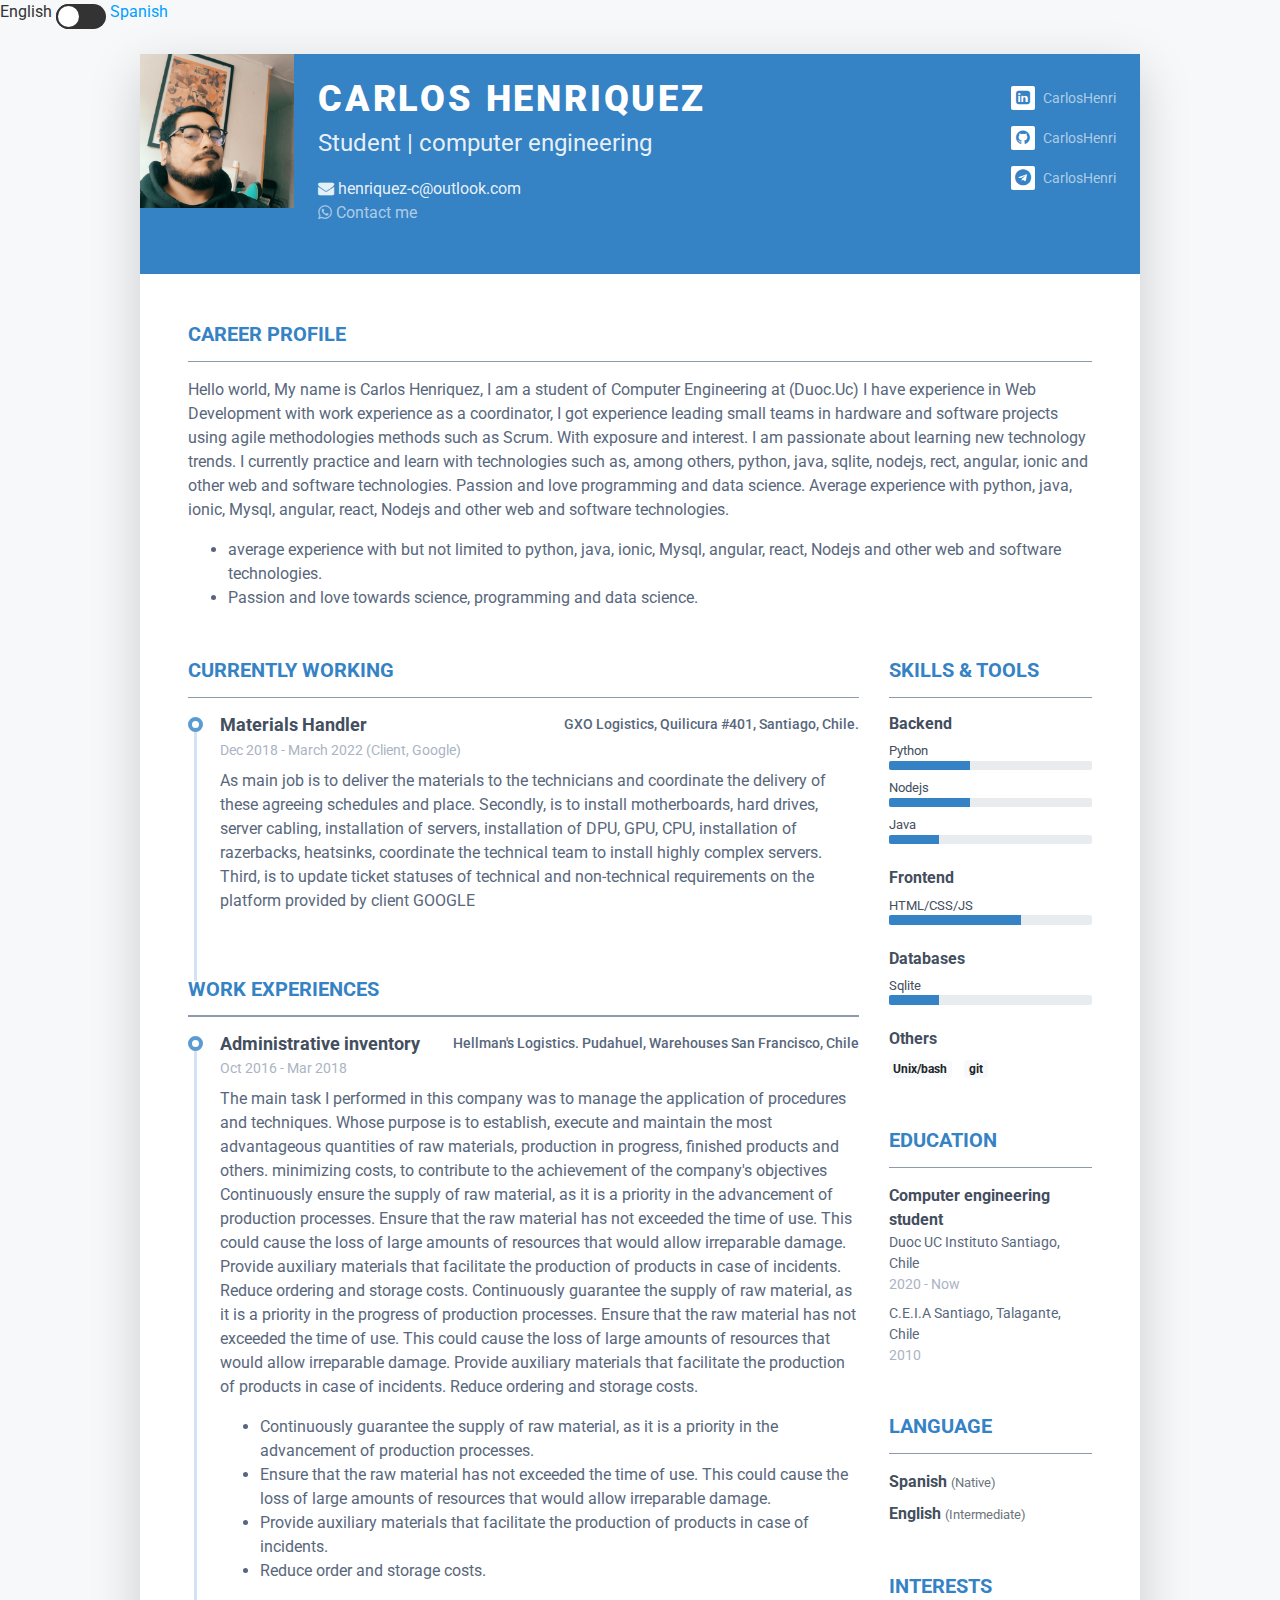
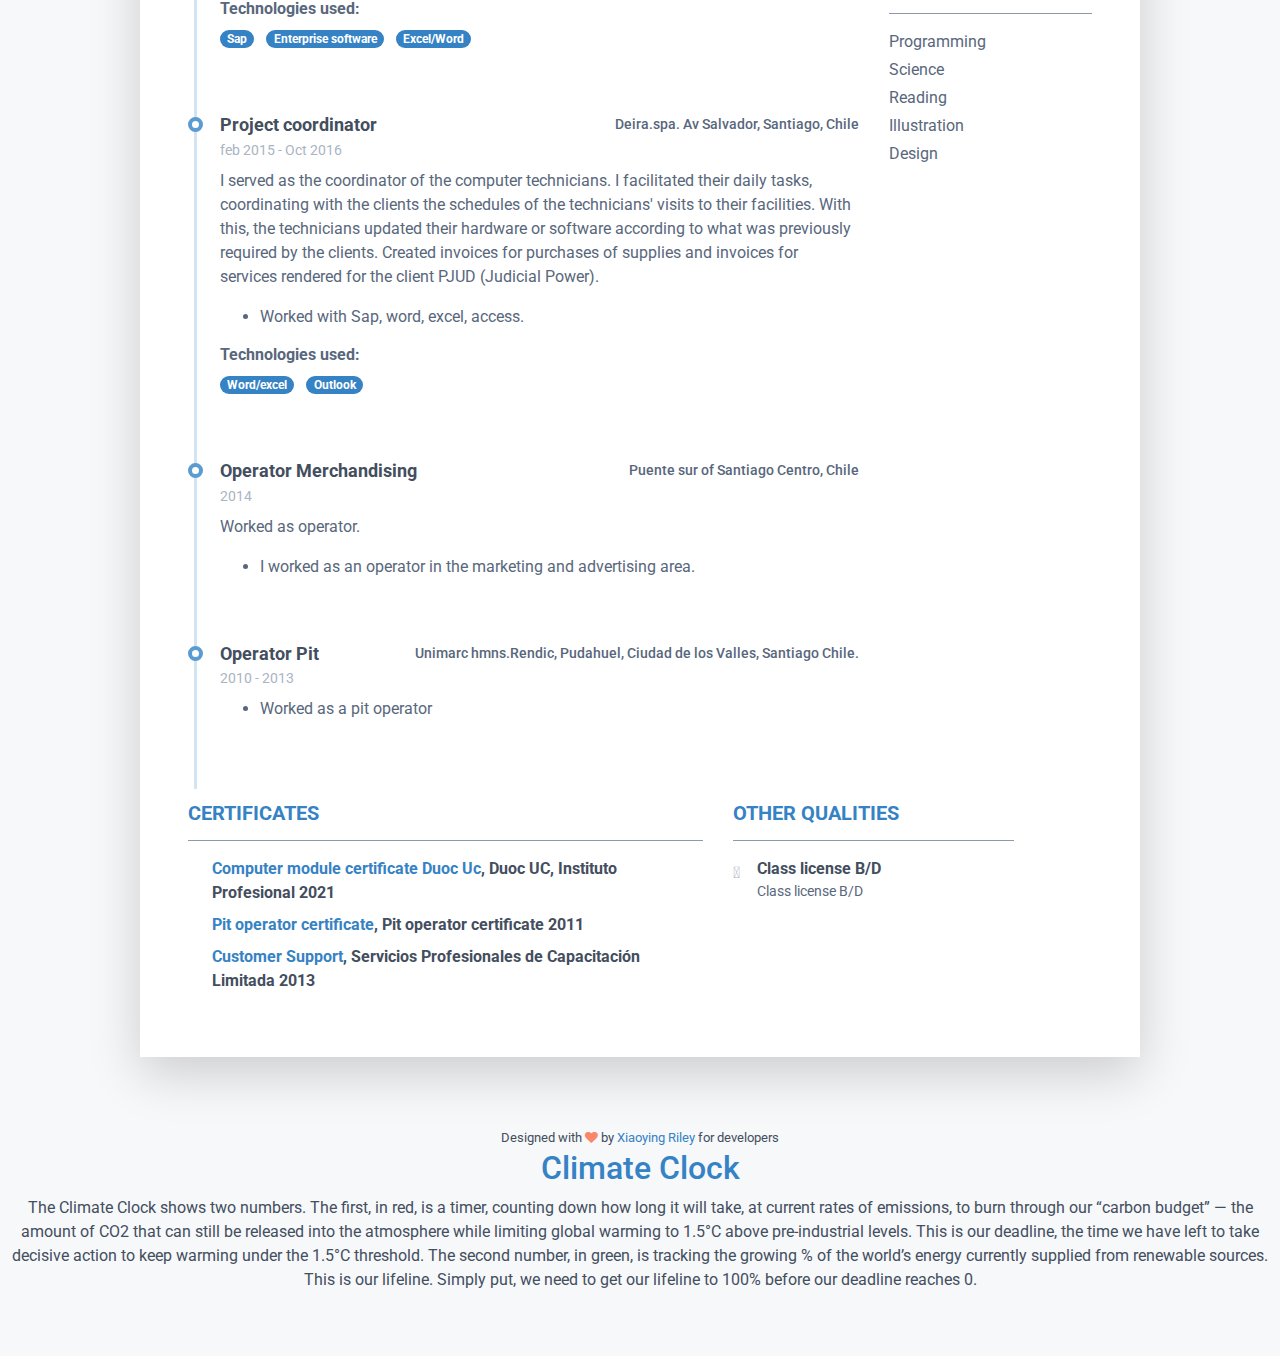
<file: index.html>
<!DOCTYPE html>
<html lang="en">

  <title>Carlos Jose Henriquez | Personal CV</title>
    <!-- Meta -->
    <meta charset="utf-8">
    <meta http-equiv="X-UA-Compatible" content="IE=edge">
    <meta name="viewport" content="width=device-width, initial-scale=1.0">
    <meta name="description" content="Hello World!This is Carlos Henriquez // elreptar. This is my online CV.">
    <meta content=' Carlos Henriquez, computer science student, data science student, science spreader, science communicator.' name='keywords'/>
    <meta content='Carlos Henriquez' name='author'/>
    <link rel="shortcut icon" href="media/bg/favicon.png">
    <link rel="stylesheet" href="https://cdnjs.cloudflare.com/ajax/libs/font-awesome/4.7.0/css/font-awesome.min.css">

    <!-- Google Font -->
    <link href="https://fonts.googleapis.com/css?family=Roboto:300,400,500,700,900" rel="stylesheet">


    <!-- Global CSS
    <link rel="stylesheet" href="/assets/plugins/bootstrap/css/bootstrap.min.css">
-->
    <!-- <link rel="stylesheet" href="assets/plugins/font-awesome/css/all.css"> -->

    <!-- Theme CSS -->
    <link id="theme-style" rel="stylesheet" href="assets/css/styles.css">
    <link rel="stylesheet" href="css/styles.css">
</head>

<body>
<span class="en">English</span>
<input type="checkbox" class="check">
<span class="es">Spanish</span>

  <div class="wrapper">
    <div class="main-wrapper">
        <article class="resume-wrapper text-center position-relative">
	<div class="resume-wrapper-inner mx-auto text-left bg-white shadow-lg">
        <header class="resume-header pt-4 pt-md-0">
        <div class="media flex-column flex-md-row">
        <img class="mr-3 img-fluid picture mx-auto" style="width: 15.4%;height: auto;" src="assets/images/myprof.jpg"  alt=>
            <div class="media-body p-4 d-flex flex-column flex-md-row mx-auto mx-lg-0">
                <div class="primary-info">
                    <h1 class="name mt-0 mb-1 text-white text-uppercase text-uppercase">Carlos Henriquez</h1>
                    <div class="title mb-3"> Student | computer engineering</div>
                    <ul class="list-unstyled">

                    <li><i class="fa fa-envelope" data-fa-transform="grow-3"></i> henriquez-c@outlook.com</li>
                    <li><a href="https://api.whatsapp.com/send?phone=6945585648"><i class="fa fa-whatsapp" aria-hidden="true"></i> Contact me</li>
                       
                    </ul>
                </div><!--//primary-info-->
                <div class="secondary-info ml-md-auto mt-2">
                    <ul class="resume-social list-unstyled">

                    <li class="mb-3"><a href="https://www.linkedin.com/in/carlos-jose-henriquez-cerda-34898497"><span class="fa-container text-center    mr-2"><i class="fa fa-linkedin-square"></i></span>CarlosHenri</a></li>

                    <li class="mb-3"><a href="https://github.com/REPTARCADE"><span class="fa-container text-center mr-2"><i     class="fa fa-github"></i></span>CarlosHenri</a></li>

                    <li class="mb-3"><a href="https://msng.link/o/?56945585648=tg"><span class="fa-container    text-center mr-2"><i class="fa fa-telegram"></i></span>CarlosHenri</a></li>
                    
                        </ul>
                </div><!--//secondary-info-->

            </div><!--//media-body-->
        </div><!--//media-->
    </header>
		<div class="resume-body p-5">

<section class="resume-section summary-section mb-5">
    <h2 class="resume-section-title text-uppercase font-weight-bold pb-3 mb-3">Career Profile</h2>
    <div class="resume-section-content">
        <p>Hello world, My name is Carlos Henriquez, I am a student of Computer Engineering at (Duoc.Uc) I have experience in Web Development with work experience as a coordinator, I got experience leading small teams in hardware and software projects using agile methodologies methods such as Scrum. With exposure and interest. I am passionate about learning new technology trends. I currently practice and learn with technologies such as, among others, python, java, sqlite, nodejs, rect, angular, ionic and other web and software technologies. Passion and love programming and data science.

            Average experience with python, java, ionic, Mysql, angular, react, Nodejs and other web and software technologies.</a></p>
            
        <ul>                 

            <li>average experience with but not limited to python, java, ionic, Mysql, angular, react, Nodejs and other web and software technologies.</li>

            <li>Passion and love towards science, programming and data science.</li>

        </ul>
    </div>
</section>
			<div class="row">
				<div class="col-lg-9">

<section class="resume-section experience-section mb-3">
        <h2 class="resume-section-title text-uppercase font-weight-bold pb-3 mb-3">currently working</h2>
        <div class="resume-section-content">
            <div class="resume-timeline position-relative">
                <article class="resume-timeline-item position-relative pb-5">
                    <div class="resume-timeline-item-header mb-2">
                        <div class="d-flex flex-column flex-md-row">
                            <h3 class="resume-position-title font-weight-bold mb-1">Materials Handler</h3>
                            <div class="resume-company-name ml-auto">GXO Logistics, Quilicura #401, Santiago, Chile.</div>
                        </div><!--//row-->
                        <div class="resume-position-time">Dec 2018 - March 2022 (Client, Google)</div>
                    </div><!--//resume-timeline-item-header-->
                    <div class="resume-timeline-item-desc">
                        <p>As main job is to deliver the materials to the technicians and coordinate the delivery of these agreeing schedules and place. Secondly, is to install motherboards, hard drives, server cabling, installation of servers, installation of DPU, GPU, CPU, installation of razerbacks, heatsinks, coordinate the technical team to install highly complex servers. Third, is to update ticket statuses of technical and non-technical requirements on the platform provided by client GOOGLE</p>
                    </div><!--//resume-timeline-item-desc-->
                </article><!--//resume-timeline-item-->
            </div>
        </div>

        <h2 class="resume-section-title text-uppercase font-weight-bold pb-3 mb-3">Work Experiences</h2>
        <div class="resume-section-content">
            <div class="resume-timeline position-relative">

                <article class="resume-timeline-item position-relative pb-5">

                    <div class="resume-timeline-item-header mb-2">
                        <div class="d-flex flex-column flex-md-row">
                            <h3 class="resume-position-title font-weight-bold mb-1">Administrative inventory</h3>
                            <div class="resume-company-name ml-auto">Hellman's Logistics. Pudahuel, Warehouses San Francisco, Chile</div>
                        </div><!--//row-->
                        <div class="resume-position-time"> Oct 2016 -  Mar 2018</div>
                    </div><!--//resume-timeline-item-header-->
                    <div class="resume-timeline-item-desc">
                        <p>The main task I performed in this company was to manage the application of procedures and techniques. Whose purpose is to establish, execute and maintain the most advantageous quantities of raw materials, production in progress, finished products and others. minimizing costs, to contribute to the achievement of the company's objectives Continuously ensure the supply of raw material, as it is a priority in the advancement of production processes. Ensure that the raw material has not exceeded the time of use. This could cause the loss of large amounts of resources that would allow irreparable damage. Provide auxiliary materials that facilitate the production of products in case of incidents. Reduce ordering and storage costs.

                            Continuously guarantee the supply of raw material, as it is a priority in the progress of production processes.
                            Ensure that the raw material has not exceeded the time of use. This could cause the loss of large amounts of resources that would allow irreparable damage.
                            Provide auxiliary materials that facilitate the production of products in case of incidents.
                            Reduce ordering and storage costs.</p>
                        <ul>

                            <li>Continuously guarantee the supply of raw material, as it is a priority in the advancement of production processes.</li>
                            <li>Ensure that the raw material has not exceeded the time of use. This could cause the loss of large amounts of resources that would allow irreparable damage.</li>
                            <li>Provide auxiliary materials that facilitate the production of products in case of incidents.</li>
                            <li>Reduce order and storage costs.</li>

                        </ul>
                        <h4 class="resume-timeline-item-desc-heading font-weight-bold">Technologies used:</h4>
                        <ul class="list-inline">

                            <li class="list-inline-item"><span class="badge badge-primary badge-pill">Sap</span></li>

                            <li class="list-inline-item"><span class="badge badge-primary badge-pill">Enterprise software</span></li>

                            <li class="list-inline-item"><span class="badge badge-primary badge-pill">Excel/Word</span></li>

                        </ul>
                    </div><!--//resume-timeline-item-desc-->

                </article><!--//resume-timeline-item-->

                <article class="resume-timeline-item position-relative pb-5">

                    <div class="resume-timeline-item-header mb-2">
                        <div class="d-flex flex-column flex-md-row">
                            <h3 class="resume-position-title font-weight-bold mb-1">Project coordinator</h3>
                            <div class="resume-company-name ml-auto">Deira.spa. Av Salvador, Santiago, Chile</div>
                        </div><!--//row-->
                        <div class="resume-position-time">feb 2015 - Oct 2016</div>
                    </div><!--//resume-timeline-item-header-->
                    <div class="resume-timeline-item-desc">
                        <p>I served as the coordinator of the computer technicians. I facilitated their daily tasks, coordinating with the clients the schedules of the technicians' visits to their facilities. With this, the technicians updated their hardware or software according to what was previously required by the clients. Created invoices for purchases of supplies and invoices for services rendered for the client PJUD (Judicial Power).</p>
                        <ul>
                            <li>Worked with Sap, word, excel, access.</li>

                        </ul>
                        <h4 class="resume-timeline-item-desc-heading font-weight-bold">Technologies used:</h4>
                        <ul class="list-inline">

                    
                            <li class="list-inline-item"><span class="badge badge-primary badge-pill">Word/excel</span></li>

                            <li class="list-inline-item"><span class="badge badge-primary badge-pill">Outlook</span></li>

                        </ul>
                    </div><!--//resume-timeline-item-desc-->

                </article><!--//resume-timeline-item-->

                <article class="resume-timeline-item position-relative pb-5">

                    <div class="resume-timeline-item-header mb-2">
                        <div class="d-flex flex-column flex-md-row">
                            <h3 class="resume-position-title font-weight-bold mb-1">Operator Merchandising </h3>
                            <div class="resume-company-name ml-auto">Puente sur of Santiago Centro, Chile</div>
                        </div><!--//row-->
                        <div class="resume-position-time">2014</div>
                    </div><!--//resume-timeline-item-header-->
                    <div class="resume-timeline-item-desc">
                        <p>Worked as operator.</p>
                        <ul>

                            <li>I worked as an operator in the marketing and advertising area.</li>
                            
                        </ul>

                    </div><!--//resume-timeline-item-desc-->

                </article><!--//resume-timeline-item-->

                <article class="resume-timeline-item position-relative pb-5">

                    <div class="resume-timeline-item-header mb-2">
                        <div class="d-flex flex-column flex-md-row">
                            <h3 class="resume-position-title font-weight-bold mb-1">Operator Pit</h3>
                            <div class="resume-company-name ml-auto">Unimarc hmns.Rendic, Pudahuel, Ciudad de los Valles, Santiago Chile.</div>
                        </div><!--//row-->
                        <div class="resume-position-time">2010 - 2013</div>
                    </div><!--//resume-timeline-item-header-->
                    <div class="resume-timeline-item-desc">
                        <ul>

                            <li>Worked as a pit operator</li>

                        </ul>

                    </div><!--//resume-timeline-item-desc-->

                </article><!--//resume-timeline-item-->

            </div><!--//resume-timeline-->
        </div>
    </section><!--//experience-section-->
				</div>
				<div class="col-lg-3">

<section class="resume-section skills-section mb-5">
        <h2 class="resume-section-title text-uppercase font-weight-bold pb-3 mb-3">Skills &amp; Tools</h2>
        <div class="resume-section-content">
            <div class="resume-skill-item">
                <h4 class="resume-skills-cat font-weight-bold">Backend</h4>
                <ul class="list-unstyled mb-4">

                    <li class="mb-2">
                        <div class="resume-skill-name">Python</div>
                        <div class="progress resume-progress">
                            <div class="progress-bar theme-progress-bar-dark" role="progressbar" style="width: 40%" aria-valuenow="25" aria-valuemin="0" aria-valuemax="100"></div>
                        </div>
                    </li>
                

                    <li class="mb-2">
                        <div class="resume-skill-name">Nodejs </div>
                        <div class="progress resume-progress">
                            <div class="progress-bar theme-progress-bar-dark" role="progressbar" style="width: 40%" aria-valuenow="25" aria-valuemin="0" aria-valuemax="100"></div>
                        </div>
                    </li>


                    <li class="mb-2">
                        <div class="resume-skill-name">Java</div>
                        <div class="progress resume-progress">
                            <div class="progress-bar theme-progress-bar-dark" role="progressbar" style="width: 25%" aria-valuenow="25" aria-valuemin="0" aria-valuemax="100"></div>
                        </div>
                    </li>

                </ul>
            </div><!--//resume-skill-item-->

            <div class="resume-skill-item">
                <h4 class="resume-skills-cat font-weight-bold">Frontend</h4>
                <ul class="list-unstyled mb-4">

                    <li class="mb-2">
                        <div class="resume-skill-name">HTML/CSS/JS</div>
                        <div class="progress resume-progress">
                            <div class="progress-bar theme-progress-bar-dark" role="progressbar" style="width: 65%" aria-valuenow="25" aria-valuemin="0" aria-valuemax="100"></div>
                        </div>
                    </li>

                </ul>
            </div><!--//resume-skill-item-->

            <div class="resume-skill-item">
                <h4 class="resume-skills-cat font-weight-bold">Databases</h4>
                <ul class="list-unstyled mb-4">

                    <li class="mb-2">
                        <div class="resume-skill-name">Sqlite</div>
                        <div class="progress resume-progress">
                            <div class="progress-bar theme-progress-bar-dark" role="progressbar" style="width: 25%" aria-valuenow="25" aria-valuemin="0" aria-valuemax="100"></div>
                        </div>
                    </li>

                </ul>
            </div><!--//resume-skill-item-->



            <div class="resume-skill-item">
                <h4 class="resume-skills-cat font-weight-bold">Others</h4>
                <ul class="list-inline">

                    <li class="list-inline-item"><span class="badge badge-light">Unix/bash</span></li>


                    <li class="list-inline-item"><span class="badge badge-light">git</span></li>

                </ul>
            </div><!--//resume-skill-item-->
        </div><!--resume-section-content-->
    </section><!--//skills-section-->

<section class="resume-section education-section mb-5">
    <h2 class="resume-section-title text-uppercase font-weight-bold pb-3 mb-3">Education</h2>
    <div class="resume-section-content">
        <ul class="list-unstyled">

            <li class="mb-2">
                <div class="resume-degree font-weight-bold">Computer engineering student</div>
                <div class="resume-degree-org">Duoc UC Instituto Santiago, Chile</div>
                <div class="resume-degree-time">2020 - Now</div>
            </li>

            <li class="mb-2">
                <div class="resume-degree font-weight-bold"></div>
                <div class="resume-degree-org">C.E.I.A Santiago, Talagante, Chile </div>
                <div class="resume-degree-time">2010</div>
            </li>

        </ul>
    </div>
</section><!--//education-section-->

<section class="resume-section language-section mb-5">
    <h2 class="resume-section-title text-uppercase font-weight-bold pb-3 mb-3">Language</h2>
    <div class="resume-section-content">
        <ul class="list-unstyled resume-lang-list">

            <li class="mb-2"><span class="resume-lang-name font-weight-bold">Spanish</span> <small class="text-muted font-weight-normal">(Native)</small></li>
           
            

            <li class="mb-2"><span class="resume-lang-name font-weight-bold">English</span> <small class="text-muted font-weight-normal">(Intermediate)</small></li>
            

        </ul>
    </div>
</section><!--//language-section-->

<section class="resume-section interests-section mb-5">
    <h2 class="resume-section-title text-uppercase font-weight-bold pb-3 mb-3">Interests</h2>
    <div class="resume-section-content">
        <ul class="list-unstyled">

            <li class="mb-1">Programming</li>
            <li class="mb-1">Science</li>
            <li class="mb-1">Reading</li>
            <li class="mb-1">Illustration</li>
            <li class="mb-1">Design</li>

        </ul>
    </div>
</section><!--//interests-section-->
				</div>
			</div><!--//row-->
			<div class="row">
					<div class="col-lg-7">

<section class="resume-section reference-section mb-3">
    <h2 class="resume-section-title text-uppercase font-weight-bold pb-3 mb-3">Certificates</h2>
    <div class="resume-section-content">
        <ul class="list-unstyled resume-awards-list">

            <li class="mb-2 pl-4 position-relative">
                <i class="resume-award-icon fa-newspaper fas position-absolute" data-fa-transform="shrink-2"></i>
                <div class="resume-award-name"><a download="Certificado" href="certi/modulos.pdf">Computer module certificate Duoc Uc</a>, Duoc UC, Instituto Profesional 2021 </div>

                <div class="resume-award-desc"></div>
            </li>

            <li class="mb-2 pl-4 position-relative">
                <i class="resume-award-icon fa-newspaper fas position-absolute" data-fa-transform="shrink-2"></i>
                <div class="resume-award-name"> <a download="Certificado" href="certi/pit.pdf">Pit operator certificate</a>, Pit operator certificate 2011</div>

                <div class="resume-award-desc"></div>
            </li>

            <li class="mb-2 pl-4 position-relative">
                <i class="resume-award-icon fa-newspaper fas position-absolute" data-fa-transform="shrink-2"></i>
                <div class="resume-award-name"><a download="Certificado"  href="certi/Certificadoclient.pdf">Customer Support</a>, Servicios Profesionales de Capacitación Limitada 2013
                </div>

                <div class="resume-award-desc"></div>
            </li>



        </ul>
    </div>
</section><!--//awards-section-->
					</div>
					<div class="col-lg-4">

<section class="resume-section reference-section mb-3">
    <h2 class="resume-section-title text-uppercase font-weight-bold pb-3 mb-3">Other qualities</h2>
    <div class="resume-section-content">
        <ul class="list-unstyled resume-awards-list">

            <li class="mb-2 pl-4 position-relative">
                <i class="resume-award-icon fas fa-trophy position-absolute" data-fa-transform="shrink-2"></i>

                <div class="resume-award-name">Class license B/D </div>
               

   
                <div class="resume-award-desc">Class license B/D </div>

            </li>

        </ul>
    </div>
</section><!--//awards-section-->
					</div>
				</div><!--//row-->
		</div><!--//resume-body-->
	</div>
</article>

    </div>
  </div>

  <footer class="footer text-center pt-2 pb-5">
	  <small class="copyright">Designed with <i class="fa fa-heart"></i> by <a href="http://themes.3rdwavemedia.com" target="_blank">Xiaoying Riley</a> for developers</small>
	  <!--/* This template is released under the Creative Commons Attribution 3.0 License. Please keep the attribution link below when using for your own project. Thank you for your support. :) If you'd like to use the template without the attribution, you can buy the commercial license via our website: themes.3rdwavemedia.com */-->

	  <div class="wrapper">
		  <div class="main-wrapper">
			  <h2> <a href="https://climateclock.world"> Climate Clock </a> </h2>
			  <p> The Climate Clock shows two numbers. The first, in red, is a timer, counting down how long it will take,
				  at current rates of emissions, to burn through our “carbon budget” — the amount of CO2 that can still be released
				  into the atmosphere while limiting global warming to 1.5°C above pre-industrial levels. This is our deadline, the
				  time we have left to take decisive action to keep warming under the 1.5°C threshold. The second number, in green,
				  is tracking the growing % of the world’s energy currently supplied from renewable sources. This is our lifeline.
				  Simply put, we need to get our lifeline to 100% before our deadline reaches 0. </p>
                  <script src="js/app.js"></script>
                  <script src="https://climateclock.world/widget-v2.js" async></script>
		  <climate-clock /> </div>

	</div>
  </footer>
  
</body>

</html>
</file>
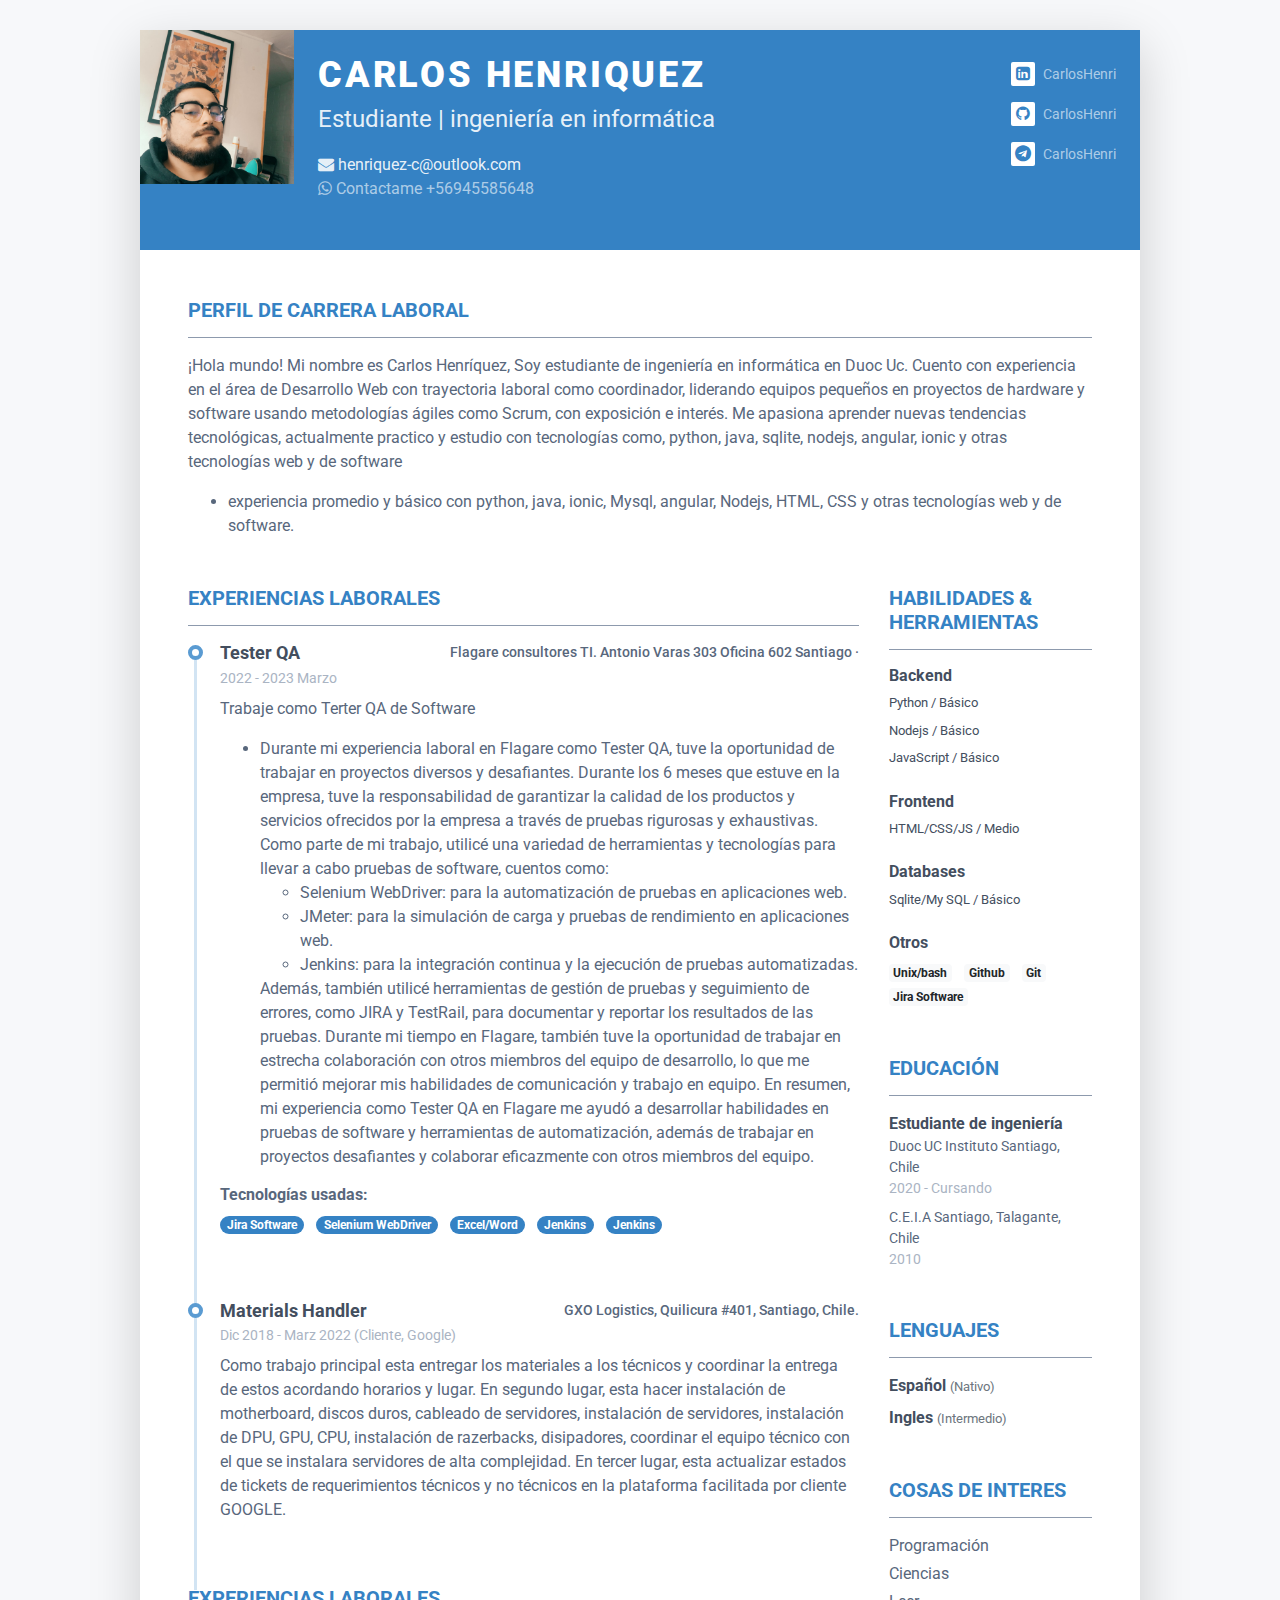
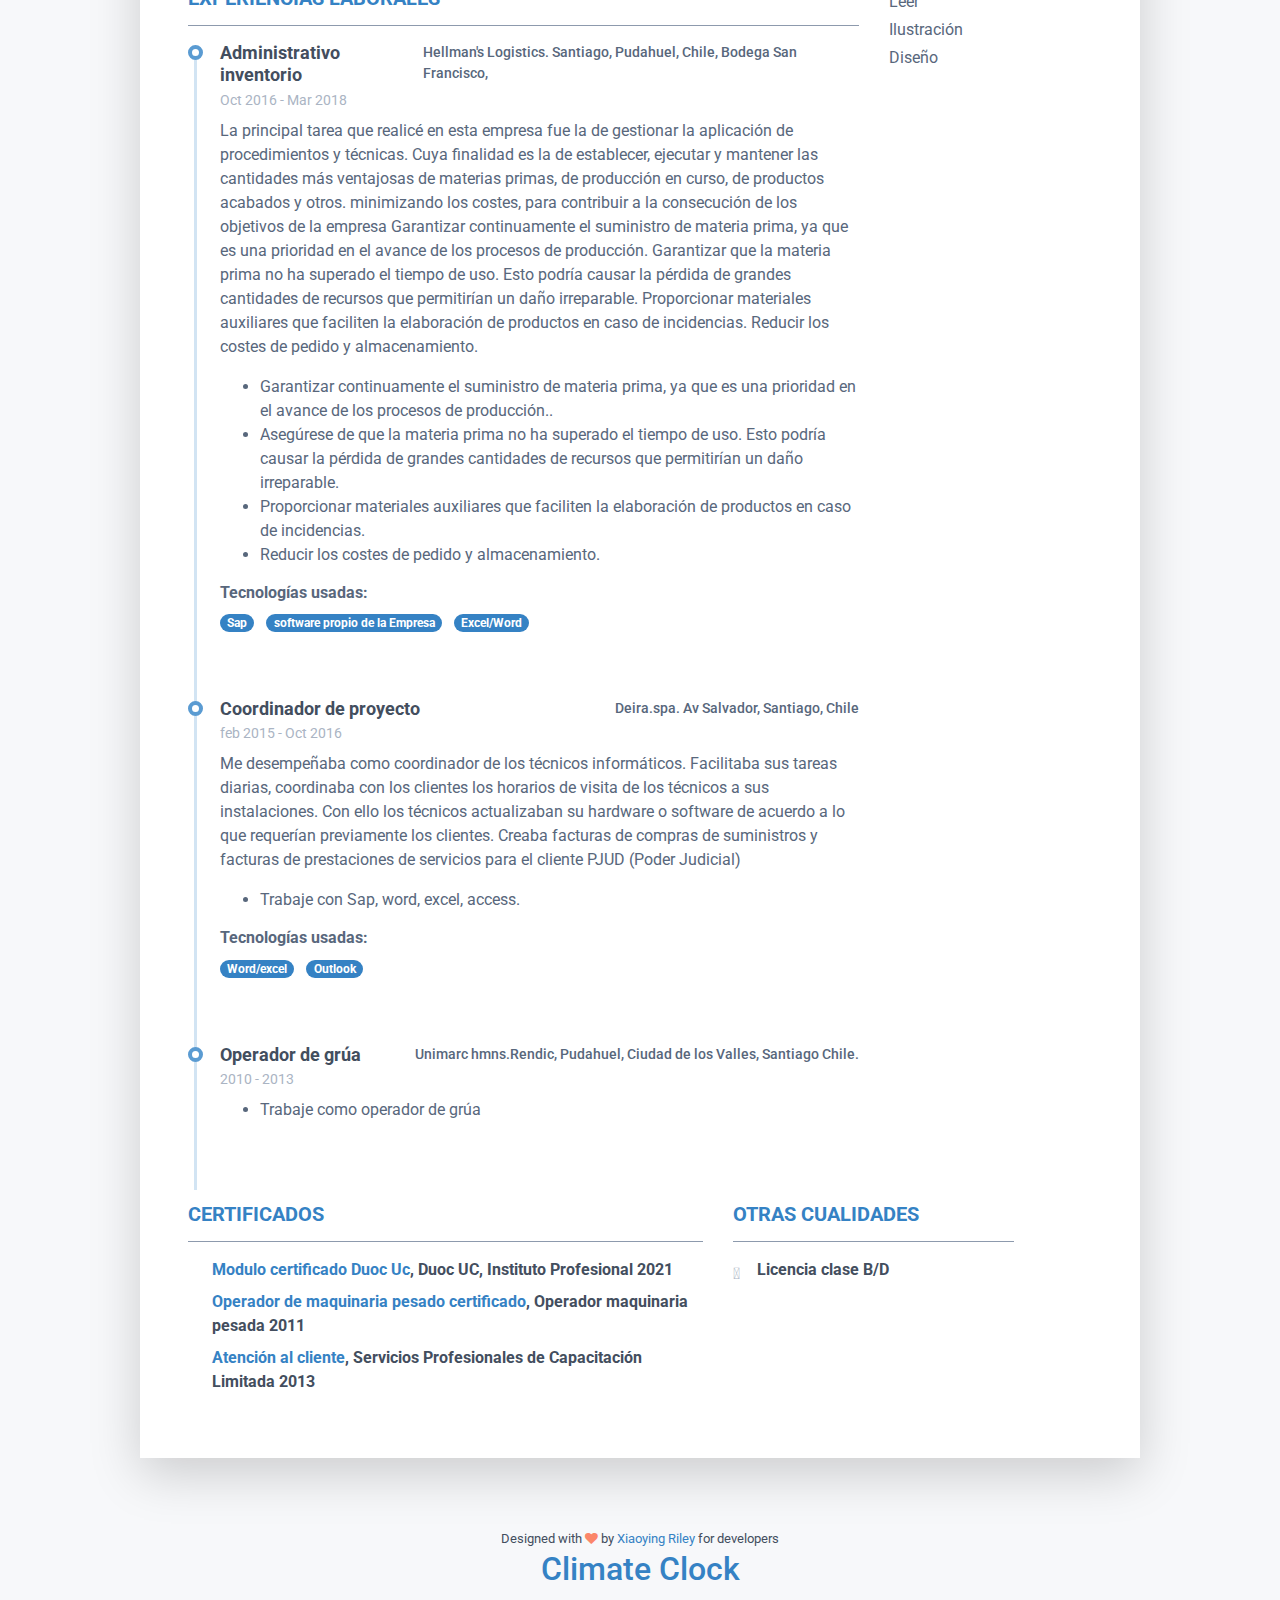
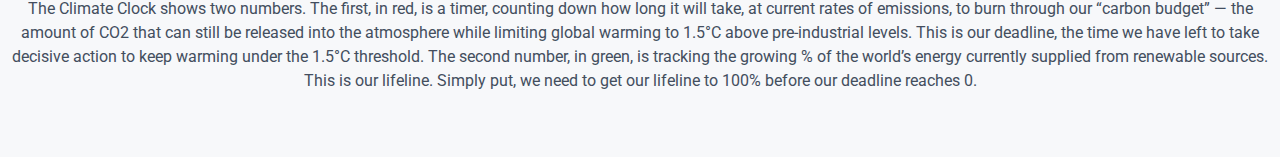
<file: es/index.html>
<!DOCTYPE html>
<html lang="es">

  <title>Carlos Jose Henriquez | Personal CV</title>
    <!-- Meta -->
    <meta charset="utf-8">
    <meta http-equiv="X-UA-Compatible" content="IE=edge">
    <meta name="viewport" content="width=device-width, initial-scale=1.0">
    <meta name="description" content="Hola Mundo! Soy Carlos Henriquez // elreptar. Y este es mi online CV.">
    <meta content=' Carlos Henriquez, ingenieria en informática.' name='keywords'/>
    <meta content='Carlos Henriquez' name='author'/>
    <link rel="shortcut icon" href="../media/bg/favicon.png">
    <link rel="stylesheet" href="https://cdnjs.cloudflare.com/ajax/libs/font-awesome/4.7.0/css/font-awesome.min.css">

    <!-- Google Font -->
    <link href="https://fonts.googleapis.com/css?family=Roboto:300,400,500,700,900" rel="stylesheet">


    <!-- Global CSS
    <link rel="stylesheet" href="/assets/plugins/bootstrap/css/bootstrap.min.css">
-->
    <!-- <link rel="stylesheet" href="assets/plugins/font-awesome/css/all.css"> -->

    <!-- Theme CSS -->
    <link id="theme-style" rel="stylesheet" href="../assets/css/styles.css">
    <link rel="stylesheet" href="../css/styles.css">
</head>



  <div class="wrapper">
    <div class="main-wrapper">
        <article class="resume-wrapper text-center position-relative">
	<div class="resume-wrapper-inner mx-auto text-left bg-white shadow-lg">
        <header class="resume-header pt-4 pt-md-0">
        <div class="media flex-column flex-md-row">
        <img class="mr-3 img-fluid picture mx-auto" style="width: 15.4%;height: auto;" src="../assets/images/myprof.jpg"  alt=>
            <div class="media-body p-4 d-flex flex-column flex-md-row mx-auto mx-lg-0">
                <div class="primary-info">
                    <h1 class="name mt-0 mb-1 text-white text-uppercase text-uppercase">Carlos Henriquez</h1>
                    <div class="title mb-3"> Estudiante | ingeniería en informática</div>
                    <ul class="list-unstyled">

                    <li><i class="fa fa-envelope" data-fa-transform="grow-3"></i> henriquez-c@outlook.com</li>
                    <li><a href="https://api.whatsapp.com/send?phone=6945585648"><i class="fa fa-whatsapp" aria-hidden="true"></i> Contactame +56945585648</li>
                       
                    </ul>
                </div><!--//primary-info-->
                <div class="secondary-info ml-md-auto mt-2">
                    <ul class="resume-social list-unstyled">

                    <li class="mb-3"><a href="https://www.linkedin.com/in/carlos-jose-henriquez-cerda-34898497"><span class="fa-container text-center    mr-2"><i class="fa fa-linkedin-square"></i></span>CarlosHenri</a></li>

                    <li class="mb-3"><a href="https://github.com/REPTARCADE"><span class="fa-container text-center mr-2"><i     class="fa fa-github"></i></span>CarlosHenri</a></li>

                    <li class="mb-3"><a href="https://msng.link/o/?56945585648=tg"><span class="fa-container    text-center mr-2"><i class="fa fa-telegram"></i></span>CarlosHenri</a></li>
                    
                        </ul>
                </div><!--//secondary-info-->

            </div><!--//media-body-->
        </div><!--//media-->
    </header>
		<div class="resume-body p-5">

<section class="resume-section summary-section mb-5">
    <h2 class="resume-section-title text-uppercase font-weight-bold pb-3 mb-3"> Perfil de carrera laboral</h2>
    <div class="resume-section-content">
        <p>¡Hola mundo! Mi nombre es Carlos Henríquez, Soy estudiante de ingeniería en informática en Duoc Uc. Cuento con experiencia en el área de  Desarrollo Web con trayectoria laboral como coordinador, liderando equipos pequeños en proyectos de hardware y software usando metodologías ágiles como Scrum, con exposición e interés. Me apasiona aprender nuevas tendencias tecnológicas, actualmente practico y estudio con tecnologías como, python, java, sqlite, nodejs, angular, ionic y otras tecnologías web y de software
        </a></p>
            
        <ul>                 

            <li>experiencia promedio y básico con python, java, ionic, Mysql, angular, Nodejs, HTML, CSS y otras tecnologías web y de software.</li>


        </ul>
    </div>
</section>
			<div class="row">
				<div class="col-lg-9">

<section class="resume-section experience-section mb-3">
        <h2 class="resume-section-title text-uppercase font-weight-bold pb-3 mb-3">Experiencias Laborales</h2>
        <div class="resume-section-content">
            <div class="resume-timeline position-relative">
                
                
                <article class="resume-timeline-item position-relative pb-5">

                    <div class="resume-timeline-item-header mb-2">
                        <div class="d-flex flex-column flex-md-row">
                            <h3 class="resume-position-title font-weight-bold mb-1">Tester QA </h3>
                            <div class="resume-company-name ml-auto">Flagare consultores TI.  Antonio Varas 303 Oficina 602 Santiago ·</div>
                        </div><!--//row-->
                        <div class="resume-position-time">2022 - 2023 Marzo</div>
                    </div><!--//resume-timeline-item-header-->
                    <div class="resume-timeline-item-desc">
                        <p>Trabaje como Terter QA de Software</p>
                        <ul>

                            <li>Durante mi experiencia laboral en Flagare como Tester QA, tuve la oportunidad de trabajar en proyectos diversos y desafiantes. Durante los 6 meses que estuve en la empresa, tuve la responsabilidad de garantizar la calidad de los productos y servicios ofrecidos por la empresa a través de pruebas rigurosas y exhaustivas.

Como parte de mi trabajo, utilicé una variedad de herramientas y tecnologías para llevar a cabo pruebas de software, cuentos como:
<ul>
<li>Selenium WebDriver: para la automatización de pruebas en aplicaciones web.</li>

<li>JMeter: para la simulación de carga y pruebas de rendimiento en aplicaciones web.</li>

<li>Jenkins: para la integración continua y la ejecución de pruebas automatizadas.</li>
</ul>
Además, también utilicé herramientas de gestión de pruebas y seguimiento de errores, como JIRA y TestRail, para documentar y reportar los resultados de las pruebas.

Durante mi tiempo en Flagare, también tuve la oportunidad de trabajar en estrecha colaboración con otros miembros del equipo de desarrollo, lo que me permitió mejorar mis habilidades de comunicación y trabajo en equipo.

En resumen, mi experiencia como Tester QA en Flagare me ayudó a desarrollar habilidades en pruebas de software y herramientas de automatización, además de trabajar en proyectos desafiantes y colaborar eficazmente con otros miembros del equipo.</li>
                            
 </ul>
 <h4 class="resume-timeline-item-desc-heading font-weight-bold">Tecnologías usadas:</h4>
                        <ul class="list-inline">

                            <li class="list-inline-item"><span class="badge badge-primary badge-pill">Jira Software</span></li>

                            <li class="list-inline-item"><span class="badge badge-primary badge-pill">Selenium WebDriver </span></li>

                            <li class="list-inline-item"><span class="badge badge-primary badge-pill">Excel/Word</span></li>

                            <li class="list-inline-item"><span class="badge badge-primary badge-pill">Jenkins</span></li>

                            <li class="list-inline-item"><span class="badge badge-primary badge-pill">Jenkins</span></li>
                        </ul>

                    </div><!--//resume-timeline-item-desc-->

                </article><!--//resume-timeline-item-->
                
                
                
                
                <article class="resume-timeline-item position-relative pb-5">
                    <div class="resume-timeline-item-header mb-2">
                        <div class="d-flex flex-column flex-md-row">
                            <h3 class="resume-position-title font-weight-bold mb-1">Materials Handler</h3>
                            <div class="resume-company-name ml-auto">GXO Logistics, Quilicura #401, Santiago, Chile.</div>
                        </div><!--//row-->
                        <div class="resume-position-time">Dic 2018 - Marz 2022 (Cliente, Google)</div>
                    </div><!--//resume-timeline-item-header-->
                    <div class="resume-timeline-item-desc">
                        <p>Como trabajo principal esta entregar los materiales a los técnicos y coordinar la entrega de estos acordando horarios y lugar. En segundo lugar, esta hacer instalación de motherboard, discos duros, cableado de servidores, instalación de servidores, instalación de DPU, GPU, CPU, instalación de razerbacks, disipadores, coordinar el equipo técnico con el que se instalara servidores de alta complejidad. En tercer lugar, esta actualizar estados de tickets de requerimientos técnicos y no técnicos en la plataforma facilitada por cliente GOOGLE.</p>
                    </div><!--//resume-timeline-item-desc-->
                </article><!--//resume-timeline-item-->
            </div>
        </div>

        <h2 class="resume-section-title text-uppercase font-weight-bold pb-3 mb-3">EXPERIENCIAS LABORALES</h2>
        <div class="resume-section-content">
            <div class="resume-timeline position-relative">

                <article class="resume-timeline-item position-relative pb-5">

                    <div class="resume-timeline-item-header mb-2">
                        <div class="d-flex flex-column flex-md-row">
                            <h3 class="resume-position-title font-weight-bold mb-1">Administrativo inventorio</h3>
                            <div class="resume-company-name ml-auto">Hellman's Logistics. Santiago, Pudahuel, Chile, Bodega San Francisco, </div>
                        </div><!--//row-->
                        <div class="resume-position-time"> Oct 2016 -  Mar 2018</div>
                    </div><!--//resume-timeline-item-header-->
                    <div class="resume-timeline-item-desc">
                        <p>La principal tarea que realicé en esta empresa fue la de gestionar la aplicación de procedimientos y técnicas. Cuya finalidad es la de establecer, ejecutar y mantener las cantidades más ventajosas de materias primas, de producción en curso, de productos acabados y otros. minimizando los costes, para contribuir a la consecución de los objetivos de la empresa

                            Garantizar continuamente el suministro de materia prima, ya que es una prioridad en el avance de los procesos de producción.
                            Garantizar que la materia prima no ha superado el tiempo de uso. Esto podría causar la pérdida de grandes cantidades de recursos que permitirían un daño irreparable.
                            Proporcionar materiales auxiliares que faciliten la elaboración de productos en caso de incidencias.
                            Reducir los costes de pedido y almacenamiento.</p>
                        <ul>

                            <li>Garantizar continuamente el suministro de materia prima, ya que es una prioridad en el avance de los procesos de producción..</li>
                            <li>Asegúrese de que la materia prima no ha superado el tiempo de uso. Esto podría causar la pérdida de grandes cantidades de recursos que permitirían un daño irreparable.</li>
                            <li>Proporcionar materiales auxiliares que faciliten la elaboración de productos en caso de incidencias.</li>
                            <li>Reducir los costes de pedido y almacenamiento.</li>

                        </ul>
                        <h4 class="resume-timeline-item-desc-heading font-weight-bold">Tecnologías usadas:</h4>
                        <ul class="list-inline">

                            <li class="list-inline-item"><span class="badge badge-primary badge-pill">Sap</span></li>

                            <li class="list-inline-item"><span class="badge badge-primary badge-pill"> software propio de la Empresa </span></li>

                            <li class="list-inline-item"><span class="badge badge-primary badge-pill">Excel/Word</span></li>

                        </ul>
                    </div><!--//resume-timeline-item-desc-->

                </article><!--//resume-timeline-item-->

                <article class="resume-timeline-item position-relative pb-5">

                    <div class="resume-timeline-item-header mb-2">
                        <div class="d-flex flex-column flex-md-row">
                            <h3 class="resume-position-title font-weight-bold mb-1">Coordinador de proyecto</h3>
                            <div class="resume-company-name ml-auto">Deira.spa. Av Salvador, Santiago, Chile</div>
                        </div><!--//row-->
                        <div class="resume-position-time">feb 2015 - Oct 2016</div>
                    </div><!--//resume-timeline-item-header-->
                    <div class="resume-timeline-item-desc">
                        <p>Me desempeñaba como coordinador de los técnicos informáticos. Facilitaba sus tareas diarias, coordinaba con los clientes los horarios de visita de los técnicos a sus instalaciones. Con ello los técnicos actualizaban su hardware o software de acuerdo a lo que requerían previamente los clientes. Creaba facturas de compras de suministros y facturas de prestaciones de servicios para el cliente PJUD (Poder Judicial)</p>
                        <ul>
                            <li>Trabaje con  Sap, word, excel, access.</li>

                        </ul>
                        <h4 class="resume-timeline-item-desc-heading font-weight-bold">Tecnologías usadas:</h4>
                        <ul class="list-inline">

                    
                            <li class="list-inline-item"><span class="badge badge-primary badge-pill">Word/excel</span></li>

                            <li class="list-inline-item"><span class="badge badge-primary badge-pill">Outlook</span></li>

                        </ul>
                    </div><!--//resume-timeline-item-desc-->

                </article><!--//resume-timeline-item-->

                

                <article class="resume-timeline-item position-relative pb-5">

                    <div class="resume-timeline-item-header mb-2">
                        <div class="d-flex flex-column flex-md-row">
                            <h3 class="resume-position-title font-weight-bold mb-1">Operador de grúa</h3>
                            <div class="resume-company-name ml-auto">Unimarc hmns.Rendic, Pudahuel, Ciudad de los Valles, Santiago Chile.</div>
                        </div><!--//row-->
                        <div class="resume-position-time">2010 - 2013</div>
                    </div><!--//resume-timeline-item-header-->
                    <div class="resume-timeline-item-desc">
                        <ul>

                            <li>Trabaje como operador de grúa</li>

                        </ul>

                    </div><!--//resume-timeline-item-desc-->

                </article><!--//resume-timeline-item-->

            </div><!--//resume-timeline-->
        </div>
    </section><!--//experience-section-->
				</div>
				<div class="col-lg-3">

<section class="resume-section skills-section mb-5">
        <h2 class="resume-section-title text-uppercase font-weight-bold pb-3 mb-3">Habilidades &amp; Herramientas</h2>
        <div class="resume-section-content">
            <div class="resume-skill-item">
                <h4 class="resume-skills-cat font-weight-bold">Backend</h4>
                <ul class="list-unstyled mb-4">

                    <li class="mb-2">
                        <div class="resume-skill-name">Python / Básico</div>
                       
                    </li>
                

                    <li class="mb-2">
                        <div class="resume-skill-name">Nodejs / Básico </div>
                       
                    </li>


                    <li class="mb-2">
                        <div class="resume-skill-name">JavaScript / Básico</div>
                        
                    </li>

                </ul>
            </div><!--//resume-skill-item-->

            <div class="resume-skill-item">
                <h4 class="resume-skills-cat font-weight-bold">Frontend</h4>
                <ul class="list-unstyled mb-4">

                    <li class="mb-2">
                        <div class="resume-skill-name">HTML/CSS/JS / Medio</div>
                        
                    </li>

                </ul>
            </div><!--//resume-skill-item-->

            <div class="resume-skill-item">
                <h4 class="resume-skills-cat font-weight-bold">Databases</h4>
                <ul class="list-unstyled mb-4">

                    <li class="mb-2">
                        <div class="resume-skill-name">Sqlite/My SQL / Básico</div>
                        
                    </li>

                </ul>
            </div><!--//resume-skill-item-->



            <div class="resume-skill-item">
                <h4 class="resume-skills-cat font-weight-bold">Otros</h4>
                <ul class="list-inline">

                    <li class="list-inline-item"><span class="badge badge-light">Unix/bash</span></li>
                    <li class="list-inline-item"><span class="badge badge-light">Github</span></li>
                    <li class="list-inline-item"><span class="badge badge-light">Git</span></li>
                    <li class="list-inline-item"><span class="badge badge-light">Jira Software</span></li>

                </ul>
            </div><!--//resume-skill-item-->
        </div><!--resume-section-content-->
    </section><!--//skills-section-->

<section class="resume-section education-section mb-5">
    <h2 class="resume-section-title text-uppercase font-weight-bold pb-3 mb-3">Educación</h2>
    <div class="resume-section-content">
        <ul class="list-unstyled">

            <li class="mb-2">
                <div class="resume-degree font-weight-bold"> Estudiante de ingeniería</div>
                <div class="resume-degree-org">Duoc UC Instituto Santiago, Chile</div>
                <div class="resume-degree-time">2020 - Cursando</div>
            </li>

            <li class="mb-2">
                <div class="resume-degree font-weight-bold"></div>
                <div class="resume-degree-org">C.E.I.A Santiago, Talagante, Chile </div>
                <div class="resume-degree-time">2010</div>
            </li>

        </ul>
    </div>
</section><!--//education-section-->

<section class="resume-section language-section mb-5">
    <h2 class="resume-section-title text-uppercase font-weight-bold pb-3 mb-3">Lenguajes</h2>
    <div class="resume-section-content">
        <ul class="list-unstyled resume-lang-list">

            <li class="mb-2"><span class="resume-lang-name font-weight-bold">Español</span> <small class="text-muted font-weight-normal">(Nativo)</small></li>
           
            <li class="mb-2"><span class="resume-lang-name font-weight-bold">Ingles</span> <small class="text-muted font-weight-normal">(Intermedio)</small></li>
            

        </ul>
    </div>
</section><!--//language-section-->

<section class="resume-section interests-section mb-5">
    <h2 class="resume-section-title text-uppercase font-weight-bold pb-3 mb-3">Cosas de interes</h2>
    <div class="resume-section-content">
        <ul class="list-unstyled">

            <li class="mb-1">Programación</li>
            <li class="mb-1">Ciencias</li>
            <li class="mb-1">Leer</li>
            <li class="mb-1">Ilustración</li>
            <li class="mb-1">Diseño</li>

        </ul>
    </div>
</section><!--//interests-section-->
				</div>
			</div><!--//row-->
			<div class="row">
					<div class="col-lg-7">

<section class="resume-section reference-section mb-3">
    <h2 class="resume-section-title text-uppercase font-weight-bold pb-3 mb-3">Certificados</h2>
    <div class="resume-section-content">
        <ul class="list-unstyled resume-awards-list">

            <li class="mb-2 pl-4 position-relative">
                <i class="resume-award-icon fa-newspaper fas position-absolute" data-fa-transform="shrink-2"></i>
                <div class="resume-award-name"><a download="Certificado" href="../certi/modulos.pdf"> Modulo certificado Duoc Uc</a>, Duoc UC, Instituto Profesional 2021 </div>

                <div class="resume-award-desc"></div>
            </li>

            <li class="mb-2 pl-4 position-relative">
                <i class="resume-award-icon fa-newspaper fas position-absolute" data-fa-transform="shrink-2"></i>
                <div class="resume-award-name"> <a download="Certificado" href="../certi/pit.pdf">Operador de maquinaria pesado certificado</a>, Operador maquinaria pesada  2011</div>

                <div class="resume-award-desc"></div>
            </li>

            <li class="mb-2 pl-4 position-relative">
                <i class="resume-award-icon fa-newspaper fas position-absolute" data-fa-transform="shrink-2"></i>
                <div class="resume-award-name"><a download="Certificado"  href="../certi/Certificadoclient.pdf">Atención al cliente</a>, Servicios Profesionales de Capacitación Limitada 2013
                </div>

                <div class="resume-award-desc"></div>
            </li>



        </ul>
    </div>
</section><!--//awards-section-->
					</div>
					<div class="col-lg-4">

<section class="resume-section reference-section mb-3">
    <h2 class="resume-section-title text-uppercase font-weight-bold pb-3 mb-3">Otras cualidades</h2>
    <div class="resume-section-content">
        <ul class="list-unstyled resume-awards-list">

            <li class="mb-2 pl-4 position-relative">
                <i class="resume-award-icon fas fa-trophy position-absolute" data-fa-transform="shrink-2"></i>
                <div class="resume-award-name">Licencia clase B/D </div>
               
            </li>

        </ul>
    </div>
</section><!--//awards-section-->
					</div>
				</div><!--//row-->
		</div><!--//resume-body-->
	</div>
</article>

    </div>
  </div>

  <footer class="footer text-center pt-2 pb-5">
	  <small class="copyright">Designed with <i class="fa fa-heart"></i> by <a href="http://themes.3rdwavemedia.com" target="_blank">Xiaoying Riley</a> for developers</small>
	  <!--/* This template is released under the Creative Commons Attribution 3.0 License. Please keep the attribution link below when using for your own project. Thank you for your support. :) If you'd like to use the template without the attribution, you can buy the commercial license via our website: themes.3rdwavemedia.com */-->

	  <div class="wrapper">
		  <div class="main-wrapper">
			  <h2> <a href="https://climateclock.world"> Climate Clock </a> </h2>
			  <p> The Climate Clock shows two numbers. The first, in red, is a timer, counting down how long it will take,
				  at current rates of emissions, to burn through our “carbon budget” — the amount of CO2 that can still be released
				  into the atmosphere while limiting global warming to 1.5°C above pre-industrial levels. This is our deadline, the
				  time we have left to take decisive action to keep warming under the 1.5°C threshold. The second number, in green,
				  is tracking the growing % of the world’s energy currently supplied from renewable sources. This is our lifeline.
				  Simply put, we need to get our lifeline to 100% before our deadline reaches 0. </p>
                  <script src="../js/app.js"></script>
                  <script src="https://climateclock.world/widget-v2.js" async></script>
		  <climate-clock /> </div>

	</div>
  </footer>
  
</body>

</html>
</file>
<file: css/styles.css>
.en{
    color:#333;
}
 .es{
   color:#00a1ff;
 }
.check{
  position: relative;
  width:50px;

}

.check:before{
  content: '';
  position:absolute;
  width: 50px;
  height: 25px;
  background: #333;
  border-radius: 25px;
}

.check:after{
  
  content: '';
  position:absolute;
  width: 25px;
  height: 25px;
  background: #fff;
  border-radius: 25px;
  transition: 0.25s;
  border: 2px solid #333;
  box-sizing: boder-box;
}

.check:checked:after{
left: 25px;
border:2px solid #00a1ff;

}

.check:checked:before{
  background: #00a1ff;
}
.column {
  float: left;
  width: 50%;
}

/* Clear floats after the columns */
.row:after {
  content: "";
  display: table;
  clear: both;
}

/* Responsive layout - when the screen is less than 600px wide, make the two columns stack on top of each other instead of next to each other */
@media screen and (max-width: 600px) {
  .column {
    width: 70%;
  }
}
</file>
